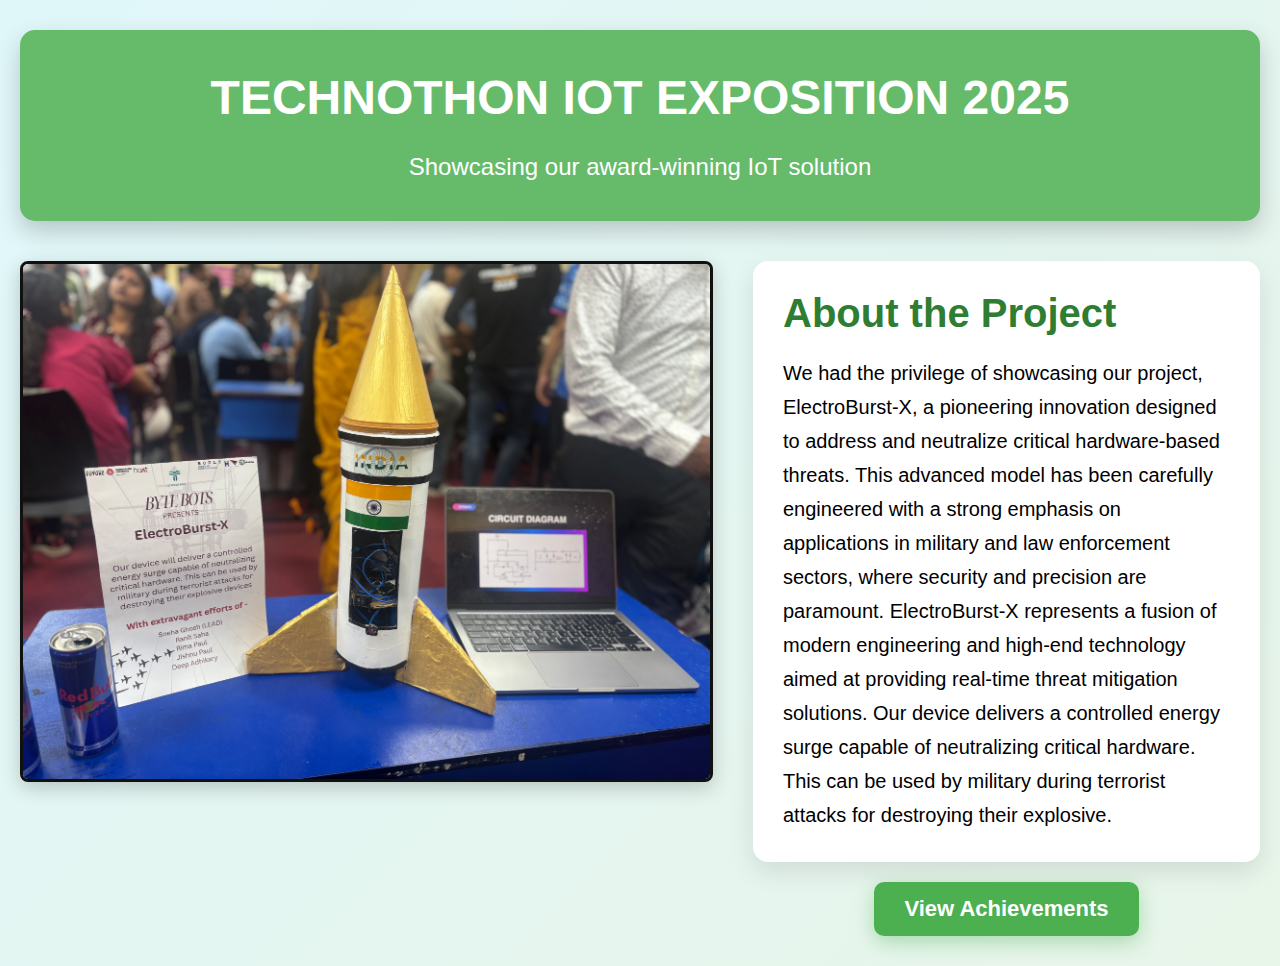
<file: index.html>
<!DOCTYPE html>
<html lang="en">
<head>
  <meta charset="UTF-8">
  <meta name="viewport" content="width=device-width, initial-scale=1">
  <title>Technothon IOT Project</title>
  <link rel="stylesheet" href="css/style.css">
</head>
<body>
  <div class="container">
    <header>
      <h1>TECHNOTHON IOT EXPOSITION 2025</h1></br>
        <p>Showcasing our award-winning IoT solution</p>
    </header>

    <main class="content">
      <div class="project">
        <img src="images/IMG_8432.jpg" alt="Project Image" class="project">
      </div>

      <div class="right-panel">
        <section class="card">
          <h2 style="font-size: 40px;">About the Project</h2>
          <p style="font-size: 20px;">
          We had the privilege of showcasing our project, ElectroBurst-X, a pioneering innovation designed to address and neutralize critical hardware-based threats. This advanced model has been carefully engineered with a strong emphasis on applications in military and law enforcement sectors, where security and precision are paramount. ElectroBurst-X represents a fusion of modern engineering and high-end technology aimed at providing real-time threat mitigation solutions. Our device delivers a controlled energy surge capable of neutralizing critical hardware. This can be used by military during terrorist attacks for destroying their explosive.<br>
        </p>
      </section>

      <div class="button-container">
        <a href="achievements.html" class="btn">View Achievements</a>
      </div>
    </div>
  </main>
  </div>
</body>
</html>
</file>
<file: css/style.css>
/* Reset */
* {
  margin: 0;
  padding: 0;
  box-sizing: border-box;
}

/* Body */
body {
  font-family: 'Segoe UI', Tahoma, Geneva, Verdana, sans-serif;
  background: linear-gradient(135deg, #e0f7fa, #e8f5e9);
  padding: 30px 20px;
  min-height: 100vh;
}

/* Container */
.container {
  max-width: 1400px;
  margin: 0 auto;
}

/* Header */
header {
  background: #66bb6a;
  color: white;
  padding: 40px 20px;
  border-radius: 15px;
  text-align: center;
  margin-bottom: 40px;
  box-shadow: 0 10px 25px rgba(0, 0, 0, 0.2);
}

header h1 {
  font-size: 48px;
  margin-bottom: 10px;
  font-weight: 800;
}

header p {
  font-size: 24px;
  font-weight: 400;
}

/* Main Content */
main.content {
  display: flex;
  flex-wrap: wrap;
  justify-content: space-between;
  gap: 40px;
  align-items: flex-start;
}

/* Left Column - Project Image */
.project {
  flex: 1 1 55%;
}

.project img {
  width: 100%;
  height: 100%;
  border: 3px solid #111;
  border-radius: 8px;
  box-shadow: 0 6px 20px rgba(0, 0, 0, 0.2);
}

/* Right Column - About + Button */
.right-panel {
  flex: 1 1 40%;
  display: flex;
  flex-direction: column;
  gap: 20px;
}

/* About Section */
.card {
  background: #ffffff;
  padding: 30px;
  border-radius: 15px;
  box-shadow: 0 10px 25px rgba(0, 0, 0, 0.1);
}

.card h2 {
  font-size: 32px;
  margin-bottom: 20px;
  color: #2e7d32;
  font-weight: 700;
}

.card p {
  font-size: 17px;
  line-height: 1.7;
}

/* Button */
.button-container {
  text-align: center;
}

.btn {
  display: inline-block;
  padding: 14px 30px;
  background-color: #4CAF50;
  color: white;
  font-size: 22px;
  border-radius: 10px;
  text-decoration: none;
  font-weight: bold;
  box-shadow: 0 6px 20px rgba(76, 175, 80, 0.4);
  transition: background 0.3s, transform 0.2s;
}

.btn:hover {
  background-color: #43a047;
  transform: scale(1.05);
}

/* Responsive Design */
@media (max-width: 900px) {
  main.content {
    flex-direction: column;
  }

  .right-panel {
    width: 100%;
  }

  .btn {
    width: 100%;
    max-width: 300px;
  }
}
</file>
